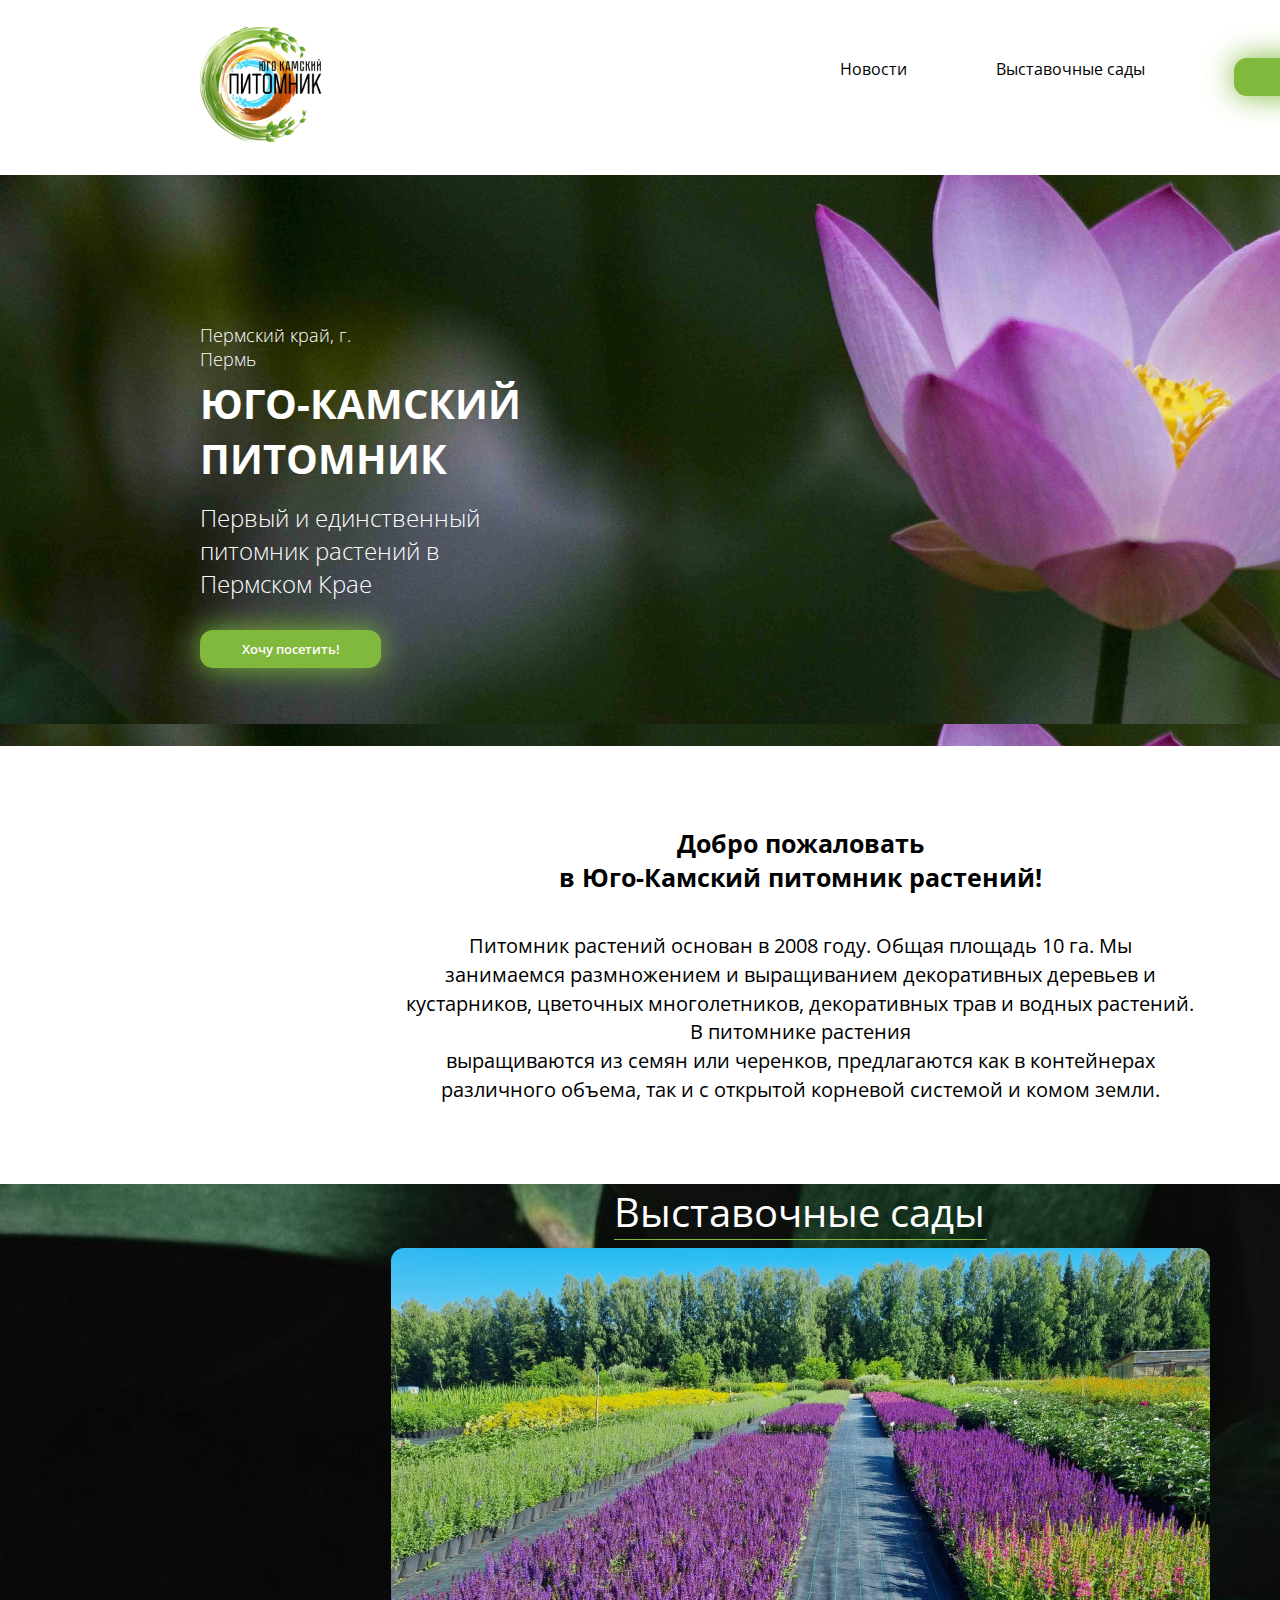
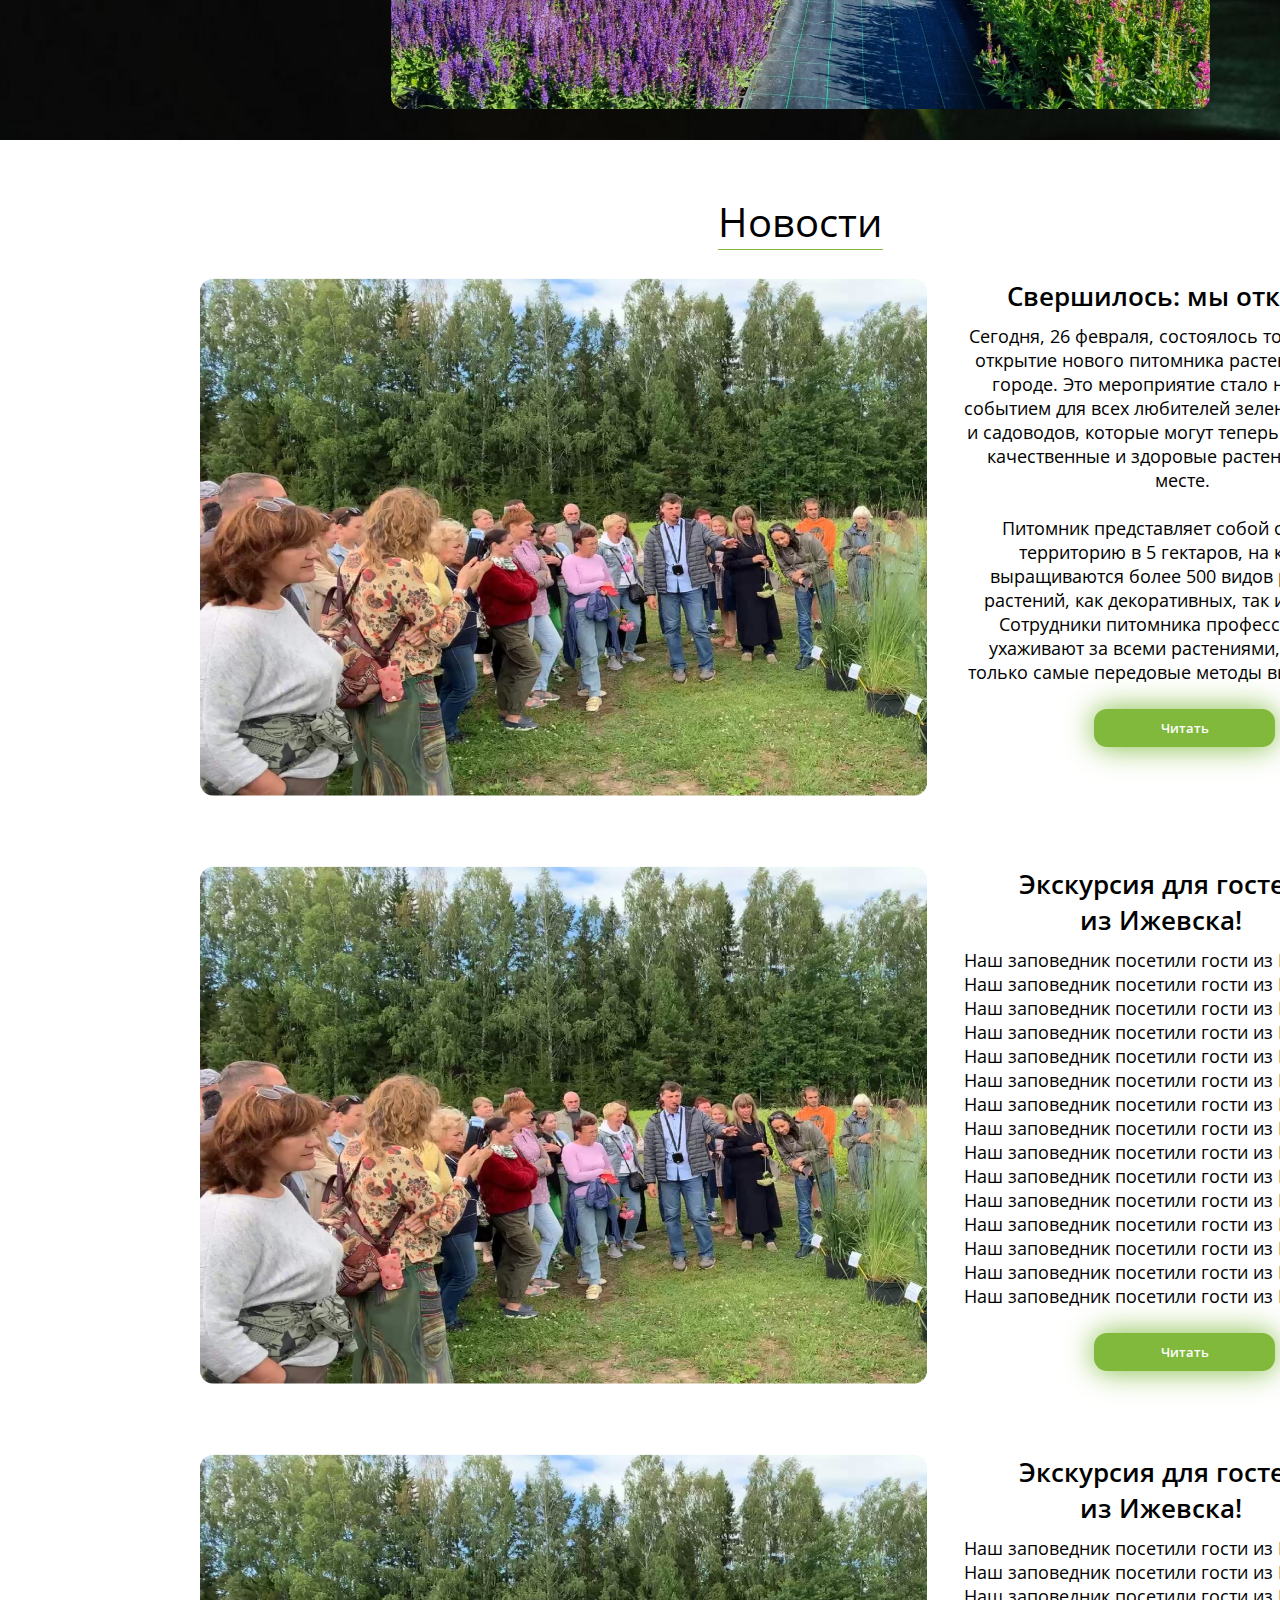
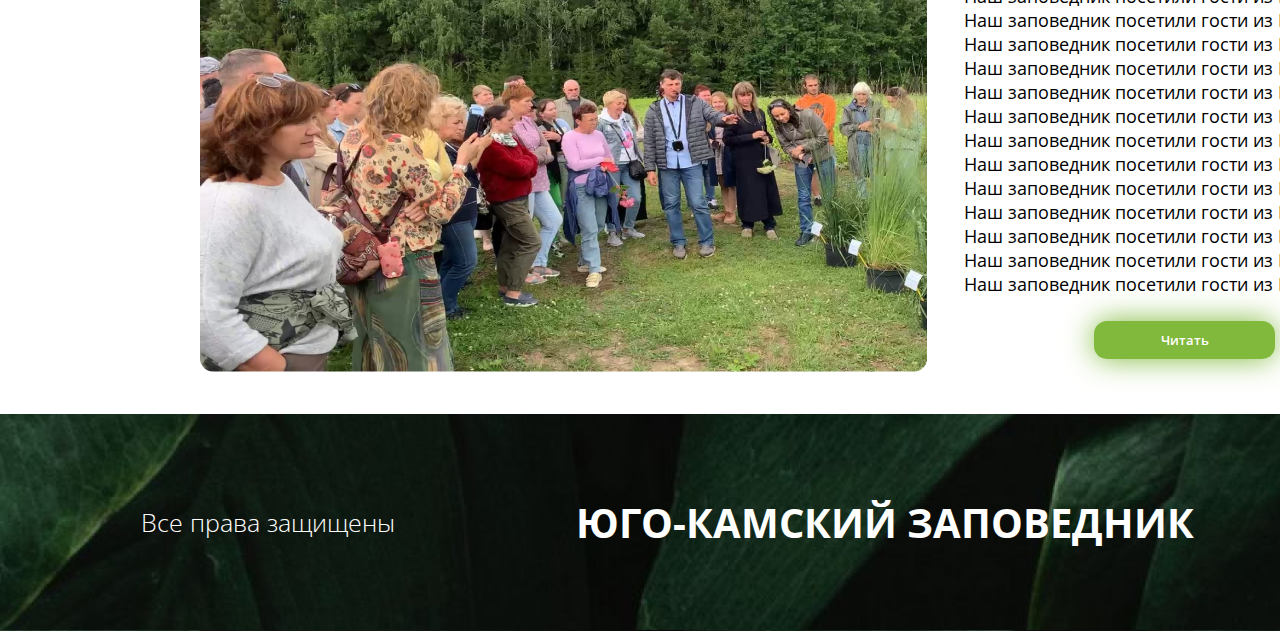
<file: index.html>
<!DOCTYPE html>
<html lang="en">
<head>
    <meta charset="UTF-8">
    <meta http-equiv="X-UA-Compatible" content="IE=edge">
    <meta name="viewport" content="width=device-width, initial-scale=1.0">
    <meta name="description" content="Питомник растений основан в 2008 году. Общая площадь 10 га. 
    Мы занимаемся размножением и выращиванием декоративных деревьев и кустарников, цветочных многолетников, 
    декоративных трав и водных растений. В питомнике растения выращиваются из семян или черенков, предлагаются как в 
    контейнерах различного объема, так и с открытой корневой системой и комом земли. В саду представлены растения, 
    размножением и выращиванием которых занимается питомник. Созданы зоны отдыха и прогулочные тропинки, в центре сада-пруд с нимфеями. 
    Здесь растения размещены в различных сочетаниях, показаны возможности их использования как в стриженных, так и в свободно растущих формах. 
    Показаны растения в реальных размерах, которых они достигнут в Вашем саду, эти растения можно приобрести в питомнике. 
    На территории питомника действует торговая площадка.">
    <title>Питомник растений</title>
    <link rel="stylesheet" href="style.css">
</head>
<body>
    <header>
        <div class="headerFlex">
            <div class="logo">
                <img src="img/logoHeader.png" alt="logo">
            </div>
            <ul class="menu">
                <li class="predmet1"><a href="#news">Новости</a></li>
                <li class="predmet1" >Выставочные сады</li>
                <li class="predmet1"><input type="submit" value="Позвонить" class="CallHeader"></li>
            </ul>
        </div>
    </header>
    <main>
        <div class="glavniyBlock">
            <div class="Perm">Пермский край, г. Пермь</div>
            <div class="name">ЮГО-КАМСКИЙ ПИТОМНИК</div>
            <div class="opisanie">Первый и единственный питомник растений в Пермском Крае</div>
            <input type="submit" value="Хочу посетить!" class="posetit">
        </div>
        <div class="welcome">
            <div class="mainT">Добро пожаловать <br> в Юго-Камский питомник растений!</div>
            <div class="secondT">Питомник растений основан в 2008 году. Общая площадь 10 га. Мы <br> занимаемся размножением и выращиванием декоративных деревьев и <br> кустарников, цветочных многолетников, декоративных трав и водных растений. <br> В питомнике растения <br> выращиваются из семян или черенков, предлагаются как в контейнерах <br> различного объема, так и с открытой корневой системой и комом земли.</div>
        </div>
        <div class="VistavochnieSadi">
            <div class="mainText">Выставочные сады</div>
            <div class="bg"></div> 
        </div>
        <div class="news">
            <div class="newsText">Новости</div>
                <div class="novost">
                    <div>
                        <img src="img/newsPhoto.png" alt="photo">
                    </div>
                    <div class="texts">
                        <div class="namenews">Свершилось: мы открыты!</div>
                        <div class="textnews">Сегодня, 26 февраля, состоялось торжественное открытие нового питомника растений в нашем городе. Это мероприятие стало настоящим событием для всех любителей зелени, флористов и садоводов, которые могут теперь приобретать качественные и здоровые растения у нас на месте. <br>
                           <br> Питомник представляет собой огромную территорию в 5 гектаров, на которой выращиваются более 500 видов различных растений, как декоративных, так и плодовых. Сотрудники питомника профессионально ухаживают за всеми растениями, используя только самые передовые методы выращивания.
                        </div>
                        <form action="pages/news1.html" target="_blank">
                        <button class="goNews" type="submit" value="Читать" href="pages/news1.html">Читать</button>
                        </form>
                    </div>
                </div>
                <div id="news" class="novost">
                    <div>
                        <img src="img/newsPhoto.png" alt="photo">
                    </div>
                    <div class="texts">
                        <div class="namenews">Экскурсия для гостей <br> из Ижевска!</div>
                        <div class="textnews">Наш заповедник посетили гости из Ижевска!<br>
                            Наш заповедник посетили гости из Ижевска!<br>
                            Наш заповедник посетили гости из Ижевска!<br>
                            Наш заповедник посетили гости из Ижевска!<br>
                            Наш заповедник посетили гости из Ижевска!<br>
                            Наш заповедник посетили гости из Ижевска!<br>
                            Наш заповедник посетили гости из Ижевска!<br>
                            Наш заповедник посетили гости из Ижевска!<br>
                            Наш заповедник посетили гости из Ижевска!<br>
                            Наш заповедник посетили гости из Ижевска!<br>
                            Наш заповедник посетили гости из Ижевска!<br>
                            Наш заповедник посетили гости из Ижевска!<br>
                            Наш заповедник посетили гости из Ижевска!<br>
                            Наш заповедник посетили гости из Ижевска!<br>
                            Наш заповедник посетили гости из Ижевска!<br>
                        </div>
                        <form action="pages/news1.html" target="_blank">
                        <button class="goNews" type="submit" value="Читать" href="pages/news1.html">Читать</button>
                        </form>
                    </div>
                </div>
                <div class="novost">
                    <div>
                        <img src="img/newsPhoto.png" alt="photo">
                    </div>
                    <div class="texts">
                        <div class="namenews">Экскурсия для гостей <br> из Ижевска!</div>
                        <div class="textnews">Наш заповедник посетили гости из Ижевска!<br>
                            Наш заповедник посетили гости из Ижевска!<br>
                            Наш заповедник посетили гости из Ижевска!<br>
                            Наш заповедник посетили гости из Ижевска!<br>
                            Наш заповедник посетили гости из Ижевска!<br>
                            Наш заповедник посетили гости из Ижевска!<br>
                            Наш заповедник посетили гости из Ижевска!<br>
                            Наш заповедник посетили гости из Ижевска!<br>
                            Наш заповедник посетили гости из Ижевска!<br>
                            Наш заповедник посетили гости из Ижевска!<br>
                            Наш заповедник посетили гости из Ижевска!<br>
                            Наш заповедник посетили гости из Ижевска!<br>
                            Наш заповедник посетили гости из Ижевска!<br>
                            Наш заповедник посетили гости из Ижевска!<br>
                            Наш заповедник посетили гости из Ижевска!<br>
                        </div>
                        <form action="pages/news1.html" target="_blank">
                            <button class="goNews" type="submit" value="Читать" href="pages/news1.html">Читать</button>
                            </form>
                    </div>
                </div>
            </div>
    </main>
    <footer>
        <div class="podval">
            <div class="item1">Все права защищены</div>
            <div class="item2">юго-камский заповедник</div>
            <div class="item3">© 2023</div>
        </div>
    </footer>
</body>
</html>
</file>
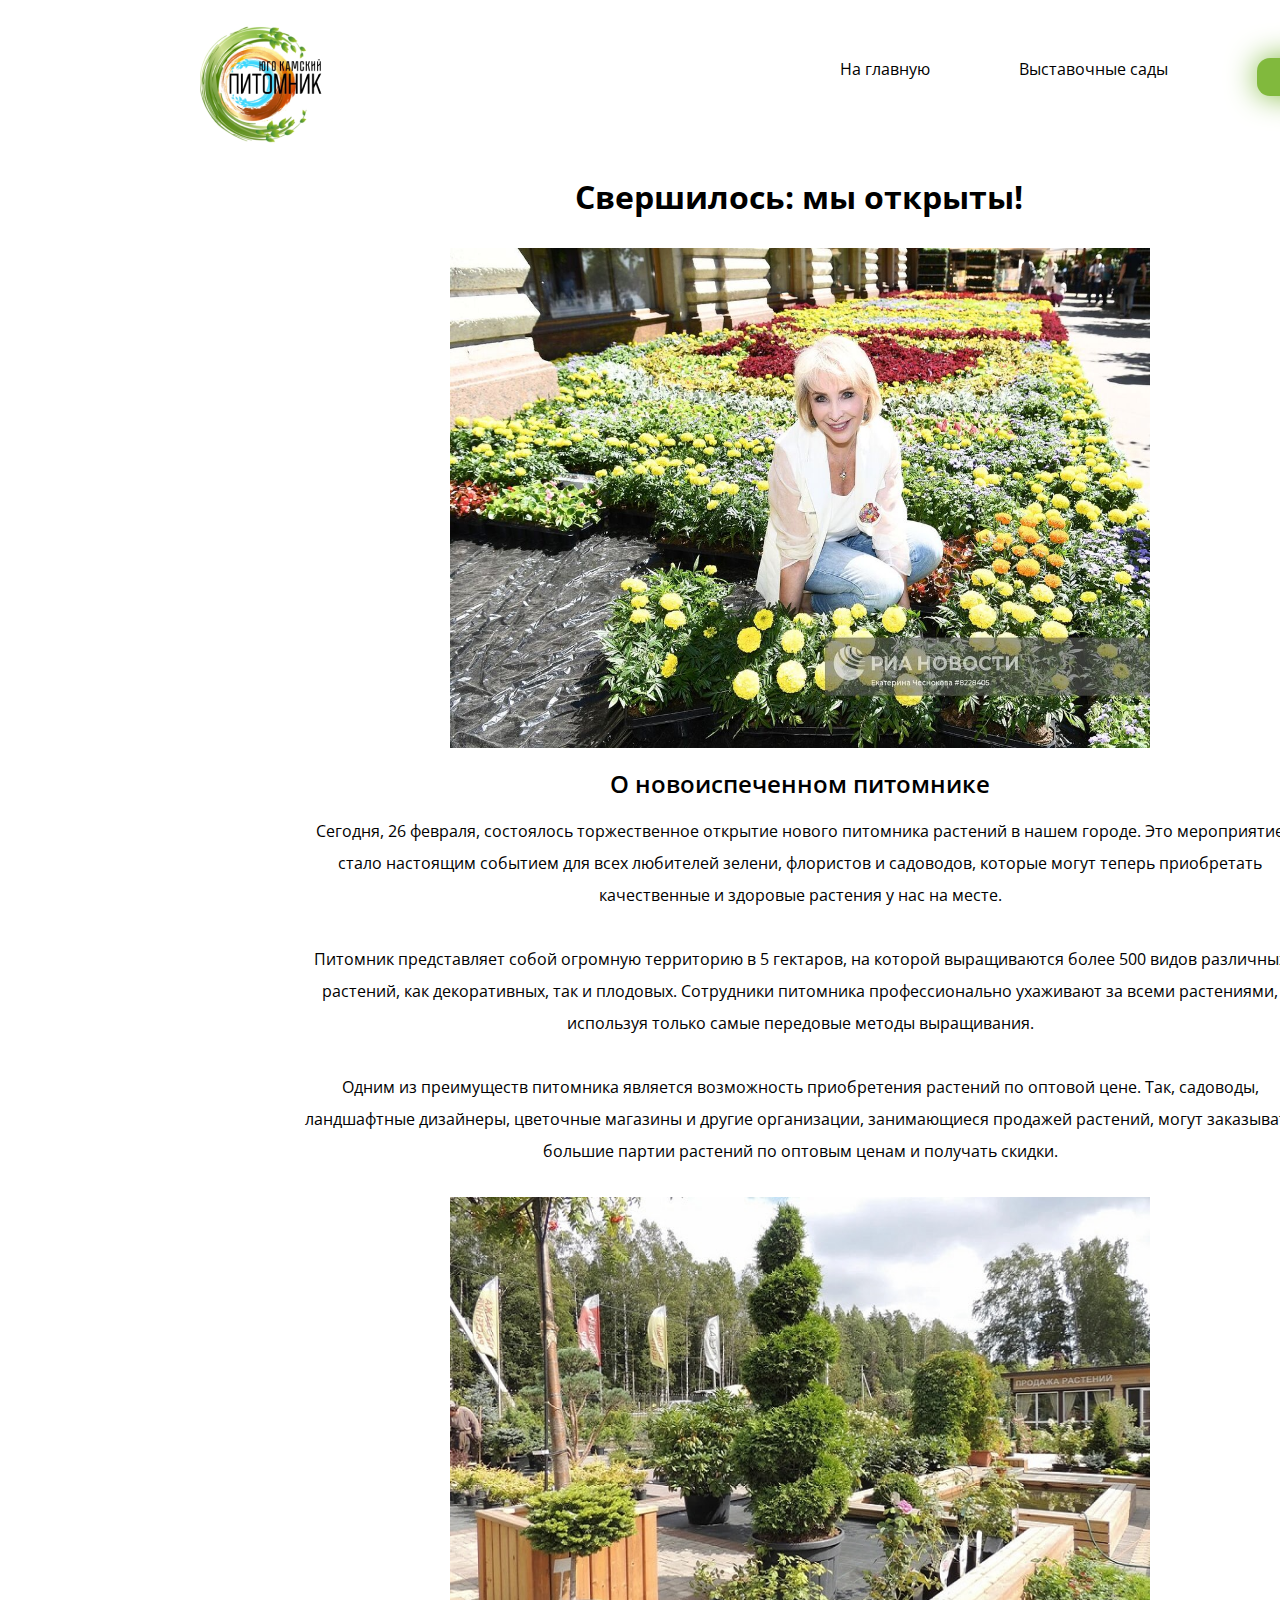
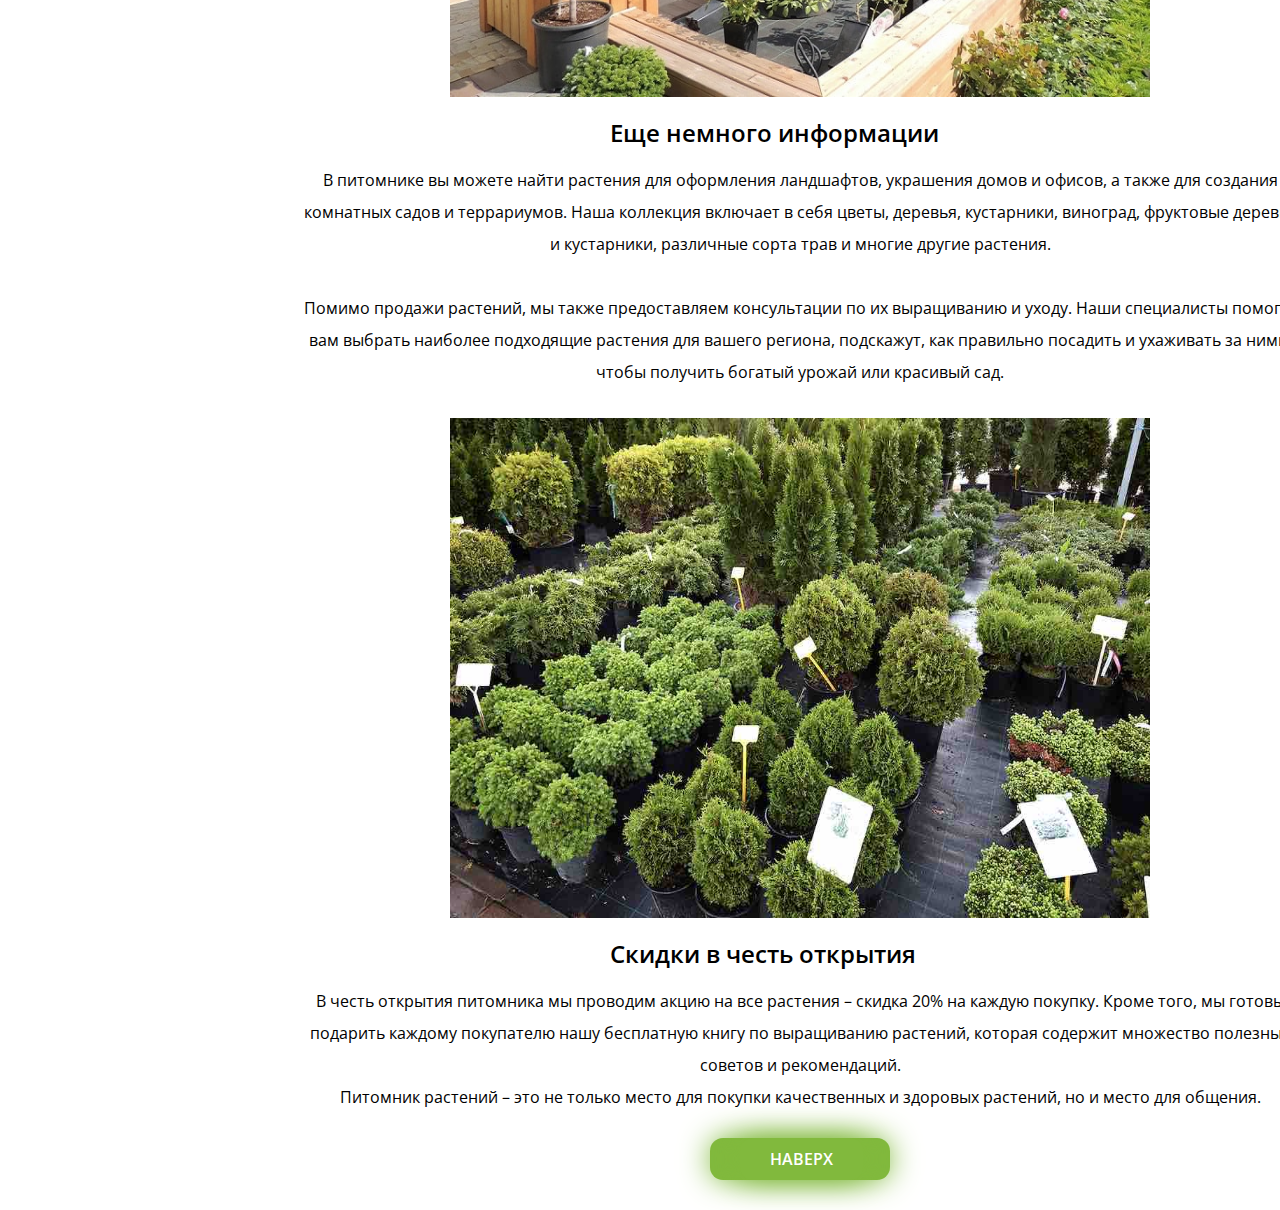
<file: pages/news1.html>
<!DOCTYPE html>
<html lang="en">
<head>
    <meta charset="UTF-8">
    <meta http-equiv="X-UA-Compatible" content="IE=edge">
    <meta name="viewport" content="width=device-width, initial-scale=1.0">
    <meta name="description" content="Сегодня, 26 февраля, состоялось торжественное открытие нового питомника растений в нашем городе. Это мероприятие стало настоящим событием для всех любителей зелени, флористов и садоводов, которые могут теперь приобретать качественные и здоровые растения у нас на месте.
    Питомник представляет собой огромную территорию в 5 гектаров, на которой выращиваются более 500 видов различных растений, как декоративных, так и плодовых. Сотрудники питомника профессионально ухаживают за всеми растениями, используя только самые передовые методы выращивания.
    Одним из преимуществ питомника является возможность приобретения растений по оптовой цене. Так, садоводы, ландшафтные дизайнеры, цветочные магазины и другие организации, занимающиеся продажей растений, могут заказывать большие партии растений по оптовым ценам и получать скидки.">
    <title>Наш питомник открыт!</title>
    <link rel="stylesheet" href="news.css">
    <link rel="stylesheet" href="../style.css">
</head>
<body>
    <header>
        <div class="headerFlex">
            <div class="logo">
                <img src="../img/logoHeader.png" alt="logo">
            </div>
            <ul class="menu">
                <li class="predmet1"><a href="../index.html">На главную</a></li>
                <li class="predmet1" >Выставочные сады</li>
                <li class="predmet1"><input type="submit" value="Позвонить" class="CallHeader"></li>
            </ul>
        </div>
    </header>
    <main>
        <div class="newsFlex">
            <h1>Свершилось: мы открыты!</h1>
                <div class="mainImg"><img src="../img/preview_news1.jpg" width="700" height="500" alt="?"></div>
                <h2>О новоиспеченном питомнике</h2>
                <div class="text">Сегодня, 26 февраля, состоялось торжественное открытие нового питомника растений в нашем городе. Это мероприятие стало настоящим событием для всех любителей зелени, флористов и садоводов, которые могут теперь приобретать качественные и здоровые растения у нас на месте. <br>
                    <br>
                    Питомник представляет собой огромную территорию в 5 гектаров, на которой выращиваются более 500 видов различных растений, как декоративных, так и плодовых. Сотрудники питомника профессионально ухаживают за всеми растениями, используя только самые передовые методы выращивания. <br>
                    <br>
                    Одним из преимуществ питомника является возможность приобретения растений по оптовой цене. Так, садоводы, ландшафтные дизайнеры, цветочные магазины и другие организации, занимающиеся продажей растений, могут заказывать большие партии растений по оптовым ценам и получать скидки. <br>
                </div>
                    <div class="mainImg"><img src="../img/img_news1.jpg" width="700" height="500" alt="?"></div>
                <h2>Еще немного информации</h2>
                <div class="text">
                    В питомнике вы можете найти растения для оформления ландшафтов, украшения домов и офисов, а также для создания комнатных садов и террариумов. Наша коллекция включает в себя цветы, деревья, кустарники, виноград, фруктовые деревья и кустарники, различные сорта трав и многие другие растения. <br>
                    <br>
                    Помимо продажи растений, мы также предоставляем консультации по их выращиванию и уходу. Наши специалисты помогут вам выбрать наиболее подходящие растения для вашего региона, подскажут, как правильно посадить и ухаживать за ними, чтобы получить богатый урожай или красивый сад. <br>
                </div>
                <div class="mainImg"><img src="../img/img_news2.jpg" width="700" height="500" alt="?"></div>
                <h2>Скидки в честь открытия</h2>
                <div class="text">
                    В честь открытия питомника мы проводим акцию на все растения – скидка 20% на каждую покупку. Кроме того, мы готовы подарить каждому покупателю нашу бесплатную книгу по выращиванию растений, которая содержит множество полезных советов и рекомендаций. <br>
                    Питомник растений – это не только место для покупки качественных и здоровых растений, но и место для общения. <br>
                </div>
            </div>
           <div class="up"> <a class="up" href="#"> НАВЕРХ </a></div>
    </main>    
</body>
</html>
</file>
<file: style.css>
@font-face {
    font-family: opensansR;
    src: url(font/OpenSans-Regular.ttf);
}

@font-face {
    font-family: opensansB;
    src: url(font/OpenSans-Bold.ttf);
}

@font-face {
    font-family: opensansL;
    src: url(font/OpenSans-Light.ttf);
}

@font-face {
    font-family: opensansSB;
    src: url(font/OpenSans-SemiBold.ttf);
}

body{
    width: 1600px;
    margin: 0 auto;
}

/* header */
header{
    padding-bottom: 22px;
}

.logo{
    margin-top: 22px;
    margin-left: 200px;
}

.menu li {
    list-style-type: none;
    font-family: opensansR;
    font-weight: 400;
}

a{
    color: black;
    text-decoration: none;
}

ul{
    display: flex;
    gap: 89px;
    margin-left: 477px;
}

.headerFlex{
    display: flex;
    align-items: center;
}

.CallHeader{
    width: 181.23px;
    background: #81B93D;
    box-shadow: 0px 0px 30px #81B93D;
    border-radius: 13px;
    border: none;
    color: white;
    font-family: opensansSB;
    padding: 10px 30px;
}

/* main */

/* Главный блок */

.glavniyBlock{
    background: url(img/mainImg\ 1.png);
    width: 1600px;
    padding-bottom: 78px;
}

.Perm{
    font-family: opensansL;
    width: 210px;
    font-size: 18px;
    color: white;
    margin-left: 200px;
    padding-top: 148px;
}

.name{
    font-family: opensansB;
    width: 321px;
    font-size: 40px;
    color: white;
    margin-left: 200px;
    padding-top: 5px;
}

.opisanie{
    font-family: opensansL;
    width: 283px;
    font-size: 24px;
    margin-left: 200px;
    padding-top: 15px;
    color: white;
    font-weight: 300;
}

.posetit{
    width: 181.23px;
    background: #81B93D;
    box-shadow: 0px 0px 30px #81B93D;
    border-radius: 13px;
    border: none;
    color: white;
    font-family: opensansSB;
    padding: 10px 30px;
    margin-left: 200px;
    margin-top: 30px;
}

/* Добро пожаловать */
.mainT {
    font-family: opensansB;
    margin: 0 auto;
    width: 485px;
    margin-top: 80px;
    font-size: 25px;
    text-align: center;
}

.secondT{
    font-family: opensansR;
    text-align: center;
    margin-top: 38px;
    margin-bottom: 79px;
    line-height: 144%;
    font-size: 20px;
}

/* Выставочные сады */
.VistavochnieSadi{
    background: url(img/image\ 1.png);
    width: 1600px;
    padding-bottom: 31px;
}

.mainText{
    font-family: opensansR;
    color: white;
    font-size: 40px;
    margin: 0 auto;
    font-weight: 400;
    width: 373px;
    margin-top: 17px;
    border-bottom: 1px solid #81B93D;
}

.bg{
    background: url(img/20220721_094316\ 1.png) no-repeat;
    margin: 0 auto;
    width: 819px;
    margin-top: 8px;
    padding-bottom: 461px;
}

/* Новости */
.newsText{
    font-family: opensansR;
    font-size: 40px;
    margin: 0 auto;
    font-weight: 400;
    width: 165px;
    margin-top: 54px;
    border-bottom: 1px solid #81B93D;
}

.goNews{
    width: 181.23px;
    background: #81B93D;
    box-shadow: 0px 0px 30px #81B93D;
    border-radius: 13px;
    border: none;
    color: white;
    font-family: opensansSB;
    padding: 10px 30px;
    margin-top: 25px;
    margin-left: 130px;
}

.news{
    width: 1600px;
    margin: 0 auto;
}

.novost{
    display: flex;
    padding-top: 28px;
    padding-bottom: 38px;
    width: 1200px;
    margin: 0 auto;
}

.texts{
    margin-left: 37px;
}

.namenews{
    font-family: opensansSB;
    text-align: center;
    font-size: 26px;
}

.textnews{
    font-family: opensansR;
    font-size: 18px;
    text-align: center;
    margin-top: 10px;
}

/* footer */
footer{
    background: url(img/footer.png);
}

.podval{
    display: flex;
    color: white;
    list-style-type: none;
    justify-content: space-around;
}

.item1{
    font-family: opensansL;
    font-size: 25px;
    font-weight: 300;
    margin-left: 50px;
    margin-top: 91px;
    margin-bottom: 91px;
}

.item2{
    text-transform: uppercase;
    font-family: opensansB;
    font-size: 40px;
    margin-top: 81px;
    margin-bottom: 81px;
}

.item3{
    font-family: opensansL;
    font-size: 25px;
    font-weight: 300;
    margin-top: 91px;
    margin-bottom: 91px;
    margin-right: 50px;
}
</file>
<file: pages/news.css>
@font-face {
    font-family: opensansR;
    src: url(/font/OpenSans-Regular.ttf);
}

@font-face {
    font-family: opensansB;
    src: url(/font/OpenSans-Bold.ttf);
}

@font-face {
    font-family: opensansL;
    src: url(/font/OpenSans-Light.ttf);
}

@font-face {
    font-family: opensansSB;
    src: url(/font/OpenSans-SemiBold.ttf);
}


body{
    width: 1600px;
    margin: 0 auto;
    padding-bottom: 30px;
}

.mainImg{
    margin: 0 auto;
    width: 700px;
    margin-top: 30px;
}
h1{
    font-family: opensansB;
    margin: 0 auto;
    width: 450px;
}
h2{
    font-family: opensansSB;
    margin: 0 auto;
    width: 380px;
    margin-top: 15px;
    
}

.text{
    font-family: opensansR;
    line-height: 200%;
    width: 1000px;
    margin: 0 auto;
    margin-top: 15px;
    text-align: center;
}

.up{
    width: 120px;
    background: #81B93D;
    box-shadow: 0px 0px 30px #81B93D;
    border-radius: 13px;
    border: none;
    color: white;
    font-family: opensansSB;
    padding: 10px 30px;
    margin: 0 auto;
    margin-top: 25px;
}
</file>
